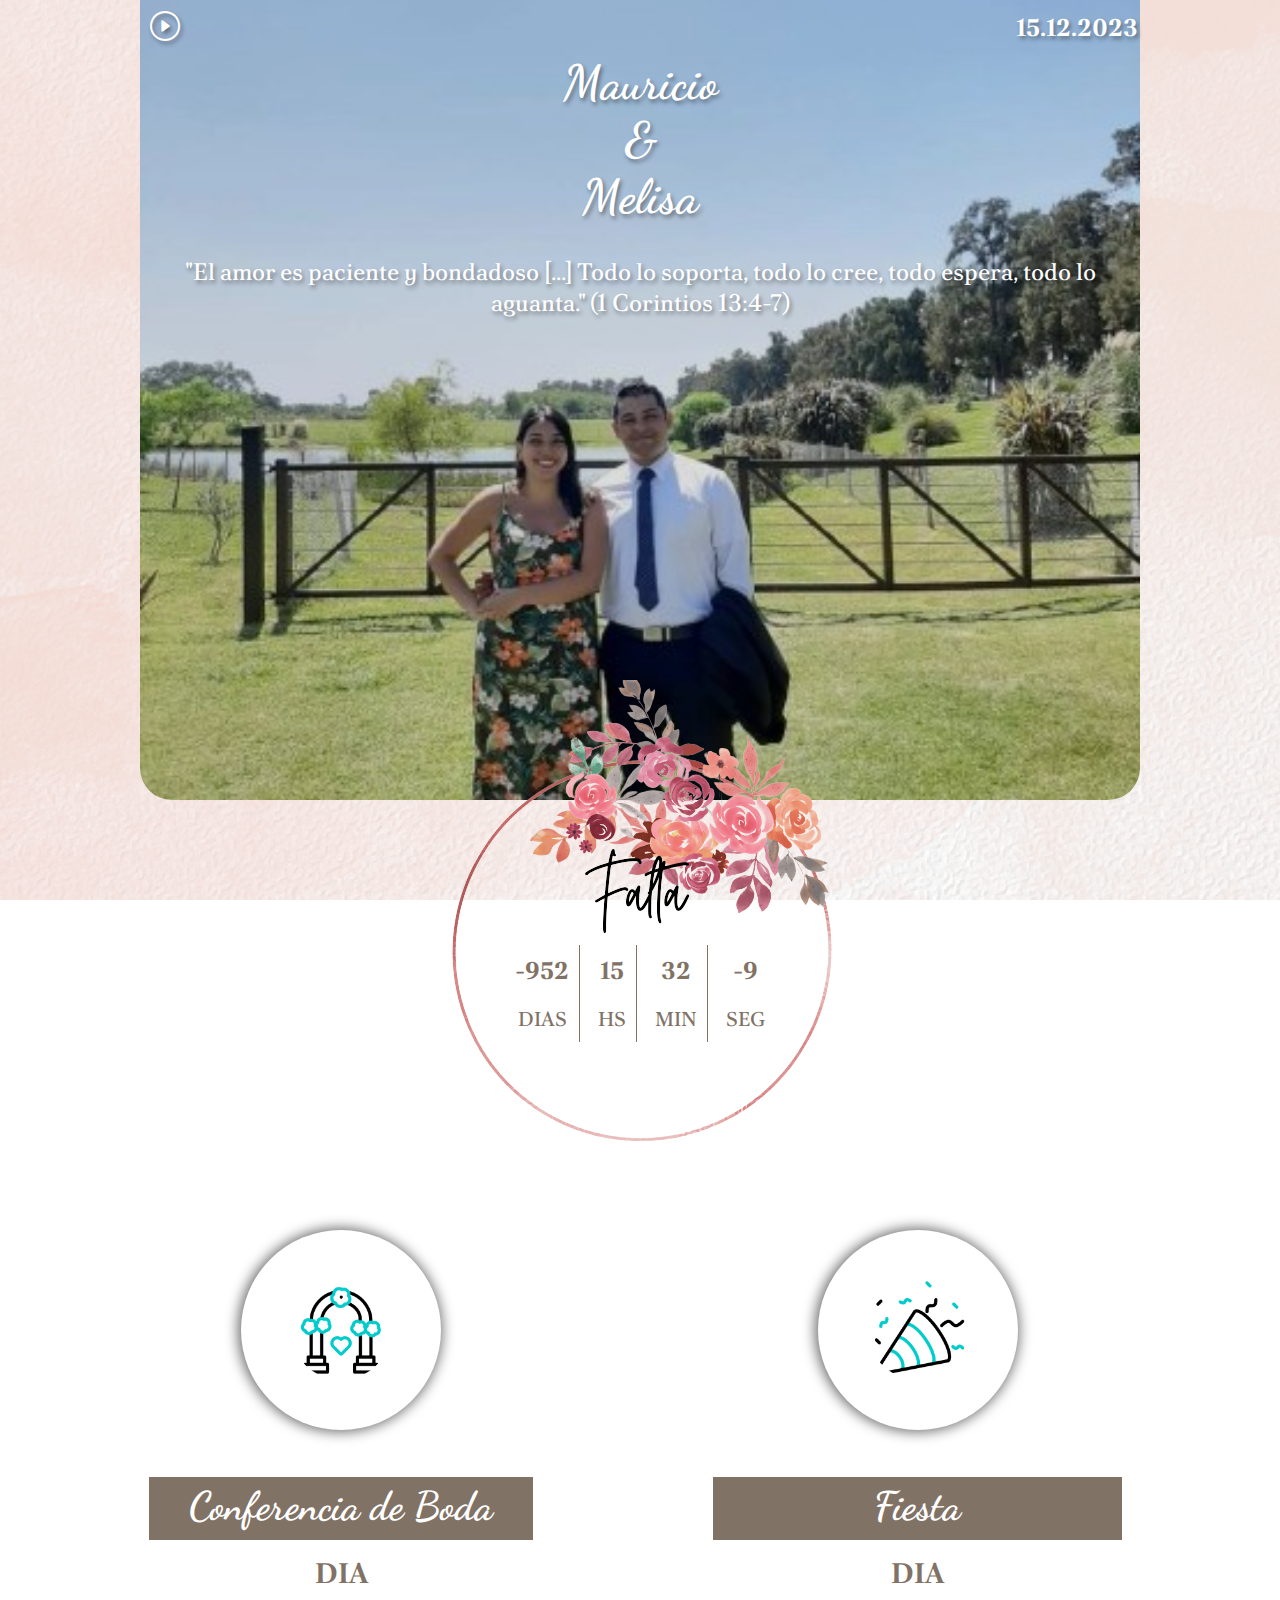
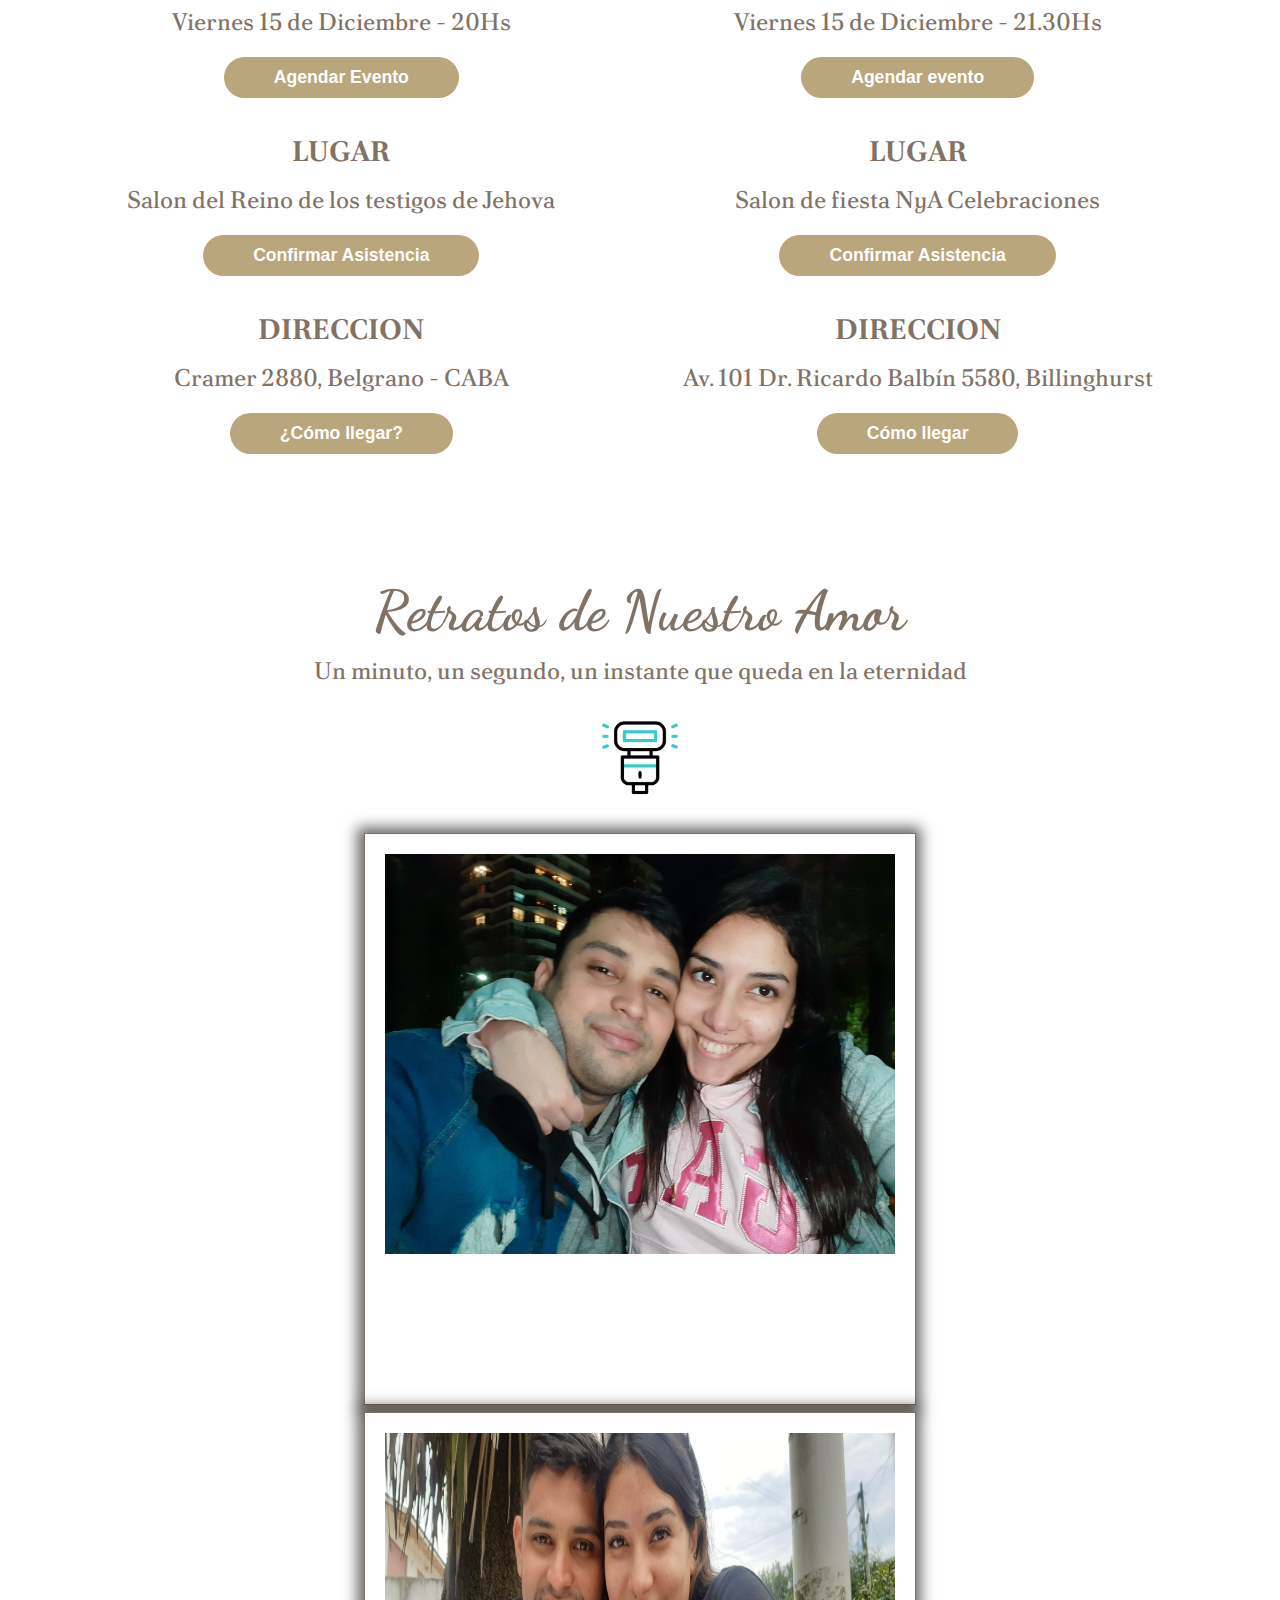
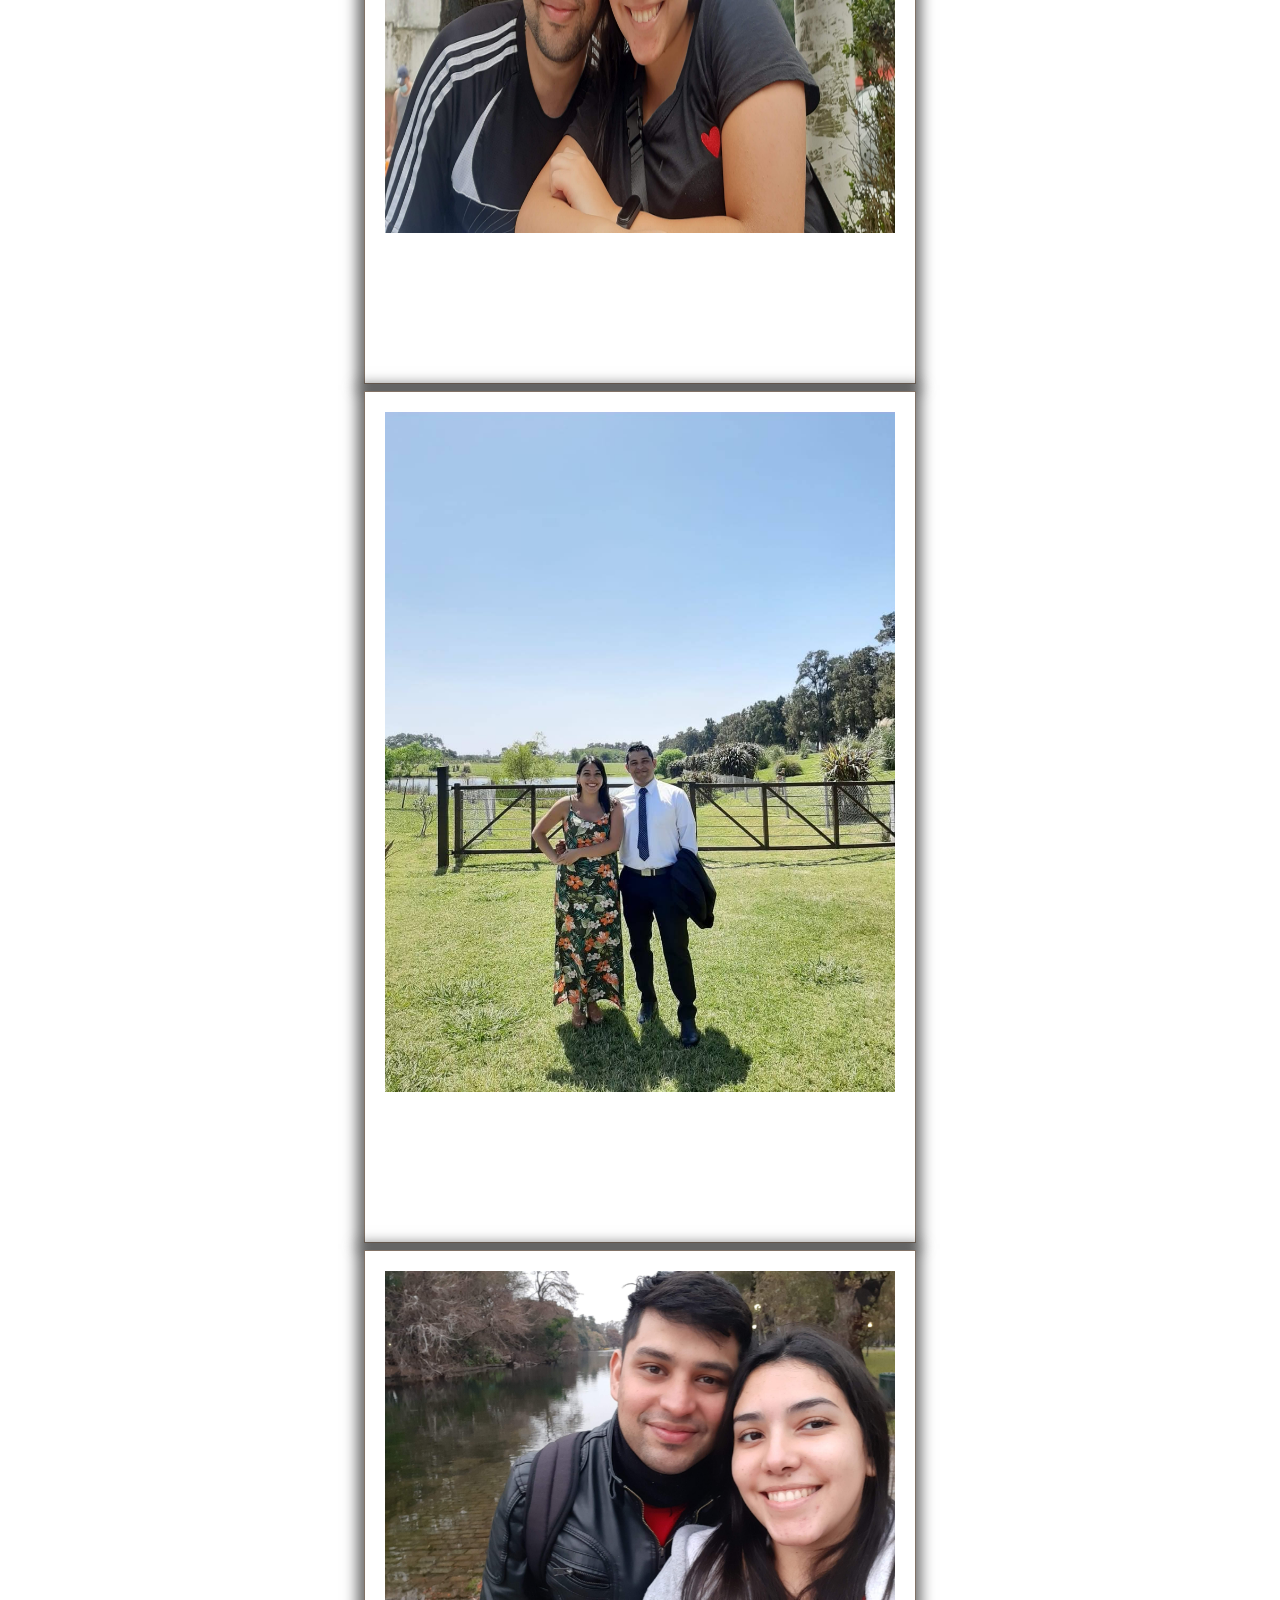
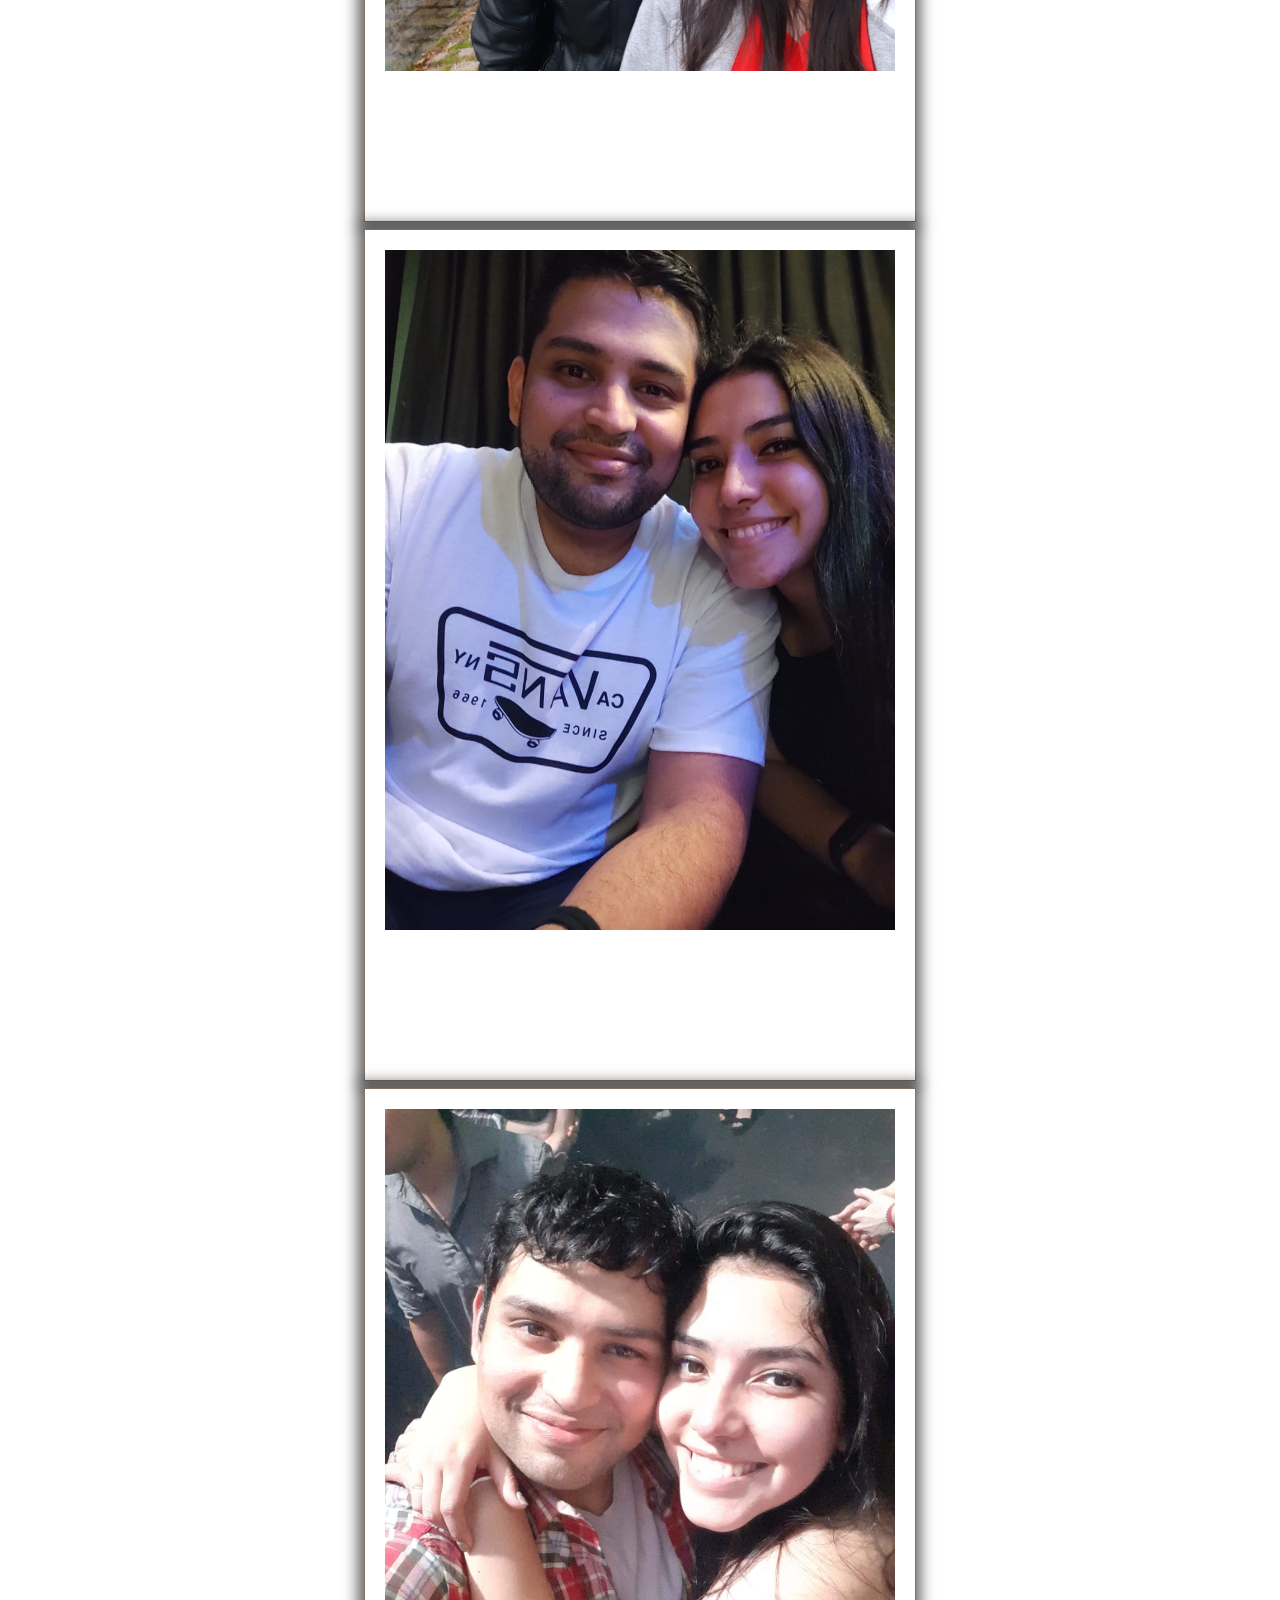
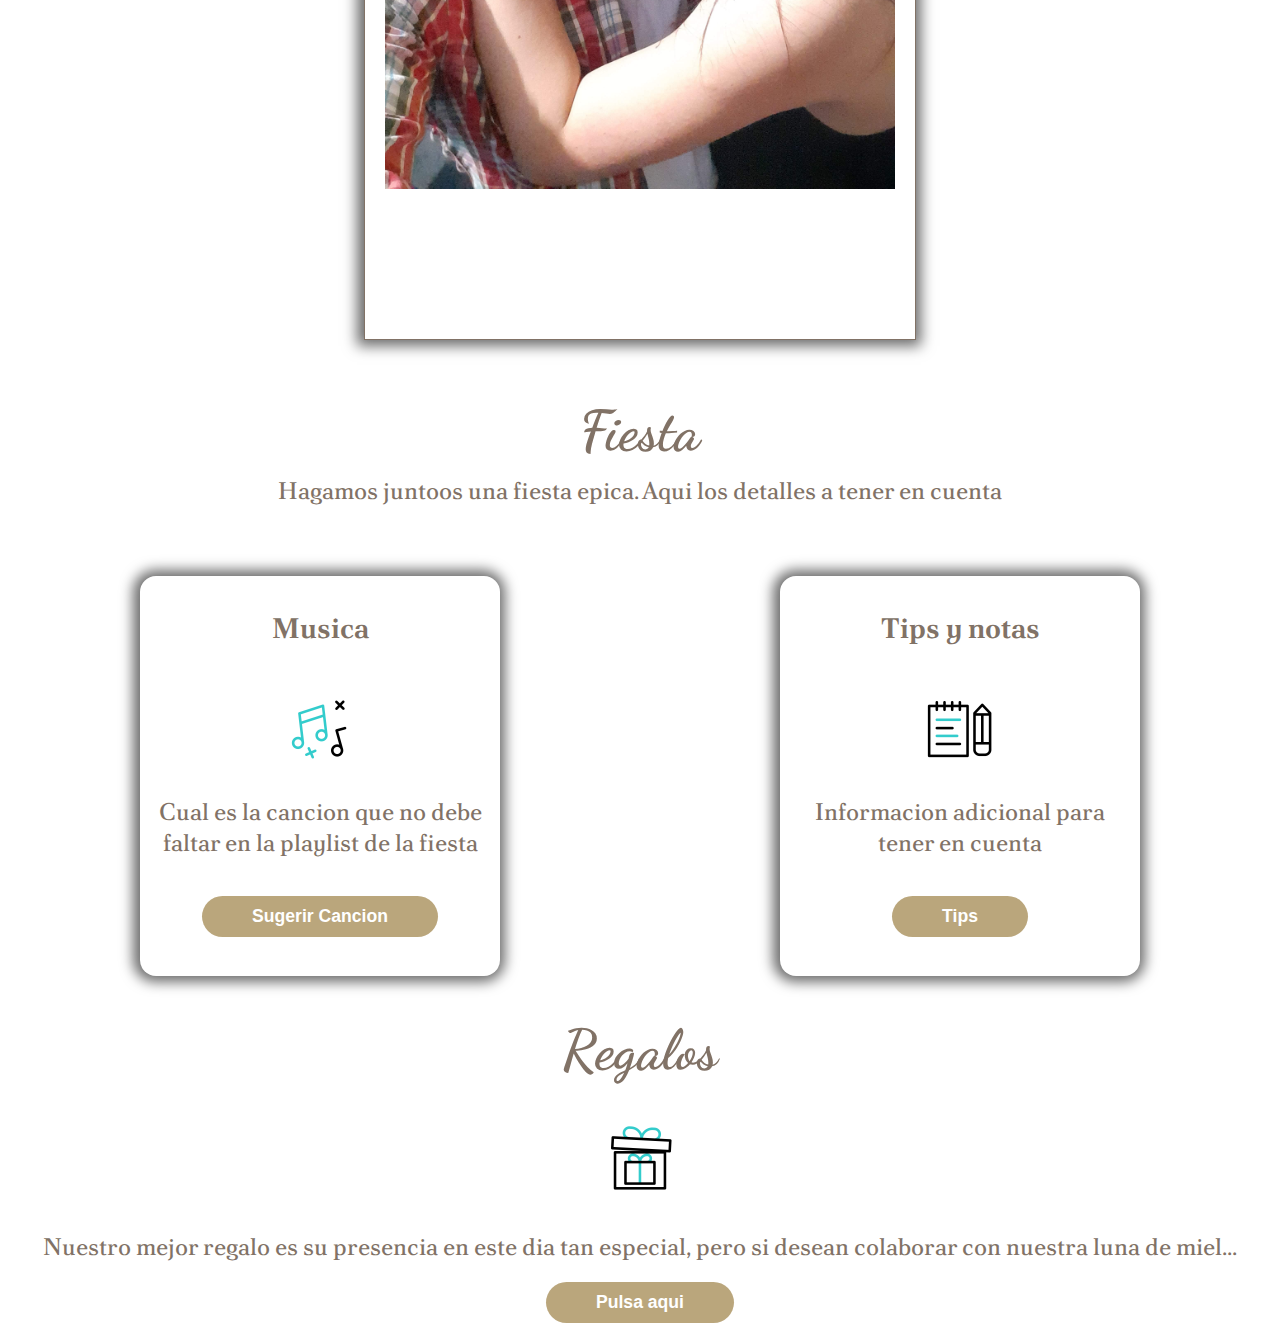
<file: index.html>
<!DOCTYPE html>
<html lang="en">
<head>
    <meta charset="UTF-8">
    <meta http-equiv="X-UA-Compatible" content="IE=edge">
    <meta name="viewport" content="width=device-width, initial-scale=1.0">
    <link rel="apple-touch-icon" sizes="180x180" href="img/favicon/apple-touch-icon.png">
    <link rel="icon" type="image/png" sizes="32x32" href="img/favicon/favicon-32x32.png">
    <link rel="icon" type="image/png" sizes="16x16" href="img/favicon/favicon-16x16.png">
    <link rel="manifest" href="img/favicon/site.webmanifest">
    <link rel="stylesheet" href="https://cdn.jsdelivr.net/npm/bootstrap-icons@1.10.4/font/bootstrap-icons.css">
    <link rel="stylesheet" href="./css/style.css">
    <title>Mauricio & Melisa</title>
</head>
<body>
    <audio autoplay loop>
        <source src="Cant help falling in love  Haley Reinhart  Wedding Dance Online Choreography  First Dance.mp3" type="audio/mp3">
    </audio>
    <div class="portada">
        <div> 
            <section class="info-portada">
                <div class="fecha-play">
                    <button id="boton"><i class="bi bi-play-circle"></i></i></button>
                    <p class="fecha">15.12.2023</p>
                </div>
                <h1>Mauricio <br> & <br> Melisa</h1><br>
                <p style="color: white;" class="portada-titulo">"El amor es paciente y bondadoso [...] Todo lo soporta, todo lo cree, todo espera, todo lo aguanta." (1 Corintios 13:4-7)</p>
            </section>
        </div>
    </div>
    <section>
        <div id="countdown">
            <div class="timer">
                <span id="days" class="time"></span>
                <div class="smalltext">DIAS</div>
            </div>
            <div class="timer">
                <span id="hours" class="time"></span>
                <div class="smalltext">HS</div>
            </div>
            <div class="timer">
                <span id="minutes" class="time"></span>
                <div class="smalltext">MIN</div>
            </div>
            <div class="timer-ultimo"> 
                <span id="seconds" class="time"></span>
                <div class="smalltext">SEG</div>
            </div>
            
        </div>
</section>
<section class="informacion-boda">
    <section>
        <img src="./img/boda.gif" alt="" class="fiesta-confeti"><br>
        <h2>Conferencia de Boda</h2>
        <div>
            <h3>DIA</h3>
            <p>Viernes 15 de Diciembre - 20Hs</p>
            <button id="btn-agendar-conferencia" class="botones"><a target="_blank" href="https://calendar.google.com/calendar/event?action=TEMPLATE&amp;tmeid=NXByZzNwcmw0Mmg5MzF2ZmVpamcyNGk4Y3MgbWF1cm9sb3JlczE5OTJAbQ&amp;tmsrc=maurolores1992%40gmail.com" class="enlaceAgendar">Agendar Evento</a></button>
        </div>
        <div>
            <h3>LUGAR</h3>
            <p>Salon del Reino de los testigos de Jehova </p>
            <button id="open-form-btn4" class="botones">Confirmar Asistencia</button>
        </div> 
        <div id="form-modal4" class="modal modal-cancion">
            <div class="modal-content">
                <h4>Confirmar asistencia</h4>
                <form action="php/asistenciaCeremonia.php" method="post" class="form" id="form">
                    <span class="close4"></span>
                    <input type="text" id="nombreyapellido" class="form-input " name="nombreyapellido" placeholder="Ingrese su nombre completo">  <br>
                    <button type="submit"  class="botones">Enviar</button>
                </form>
            </div>
        </div>
        <div>
            <h3>DIRECCION</h3>
            <p>Cramer 2880, Belgrano - CABA</p>
            <button onclick="openMapsConferencia()"  class="botones">¿Cómo llegar?</button>
        </div>
    </section>
    <section class="conferenciaDeBoda">
        <img src="./img/fiesta.gif" alt="" class="fiesta-confeti"><br>
        <h2>Fiesta</h2>
        <div>
            <h3>DIA</h3>
            <p>Viernes 15 de Diciembre - 21.30Hs</p>
            <button id="btn-agendar"  class="botones"><a target="_blank" href="https://calendar.google.com/calendar/event?action=TEMPLATE&amp;tmeid=NzBpZDAyMmtjOTI0cXRocHRnamRrNzFjZjIgbWF1cm9sb3JlczE5OTJAbQ&amp;tmsrc=maurolores1992%40gmail.com" class="enlaceAgendar">Agendar evento</a></button>
        </div>
        <div>
            <h3>LUGAR</h3>
            <p>Salon de fiesta NyA Celebraciones </p>
            <button id="open-form-btn5" class="botones">Confirmar Asistencia</button>
        </div> 
        <div id="form-modal5" class="modal modal-cancion">
            <div class="modal-content">
                <h4>Confirmar asistencia</h4>
                <form action="php/asistenciaCeremonia.php" method="post" class="form" id="form">
                    <span class="close5"></span>
                    <input type="text" id="NombreApellido" class="form-input " name="nombre" placeholder="Ingrese su nombre completo">  <br>
                    <input type="text" id="codigo-input" class="form-input " name="codigo" placeholder="Ingrese su codigo de confirmacion" oninput="verificarCodigo(this.value)"> 
                    <span id="codigo-icon" class="icon"></span>  <br>
                    <input type="text" id="datoImportante" class="form-input " name="datoImportante" placeholder="Ingrese algun dato importante. Ej: Soy vegetariano">  <br>
                    <button type="submit" class="botones">Enviar</button>
                </form>
            </div>
        </div>
        <div>
            <h3>DIRECCION</h3>
            <p>Av. 101 Dr. Ricardo Balbín 5580, Billinghurst</p>
            <button onclick="openMapsFiesta()" class="botones">Cómo llegar</button>
        </div>
    </section>
</section>
<section><br><br><br>
    <h4>Retratos de Nuestro Amor</h4>
    <p>Un minuto, un segundo, un instante que queda en la eternidad</p>
    <img src="./img/destello.gif" alt="" class="imagen-animacion">
    <section class="slider">
        <div class="slideshow-container">
            <img src="img/2.jpg" alt="Imagen del slider gamer" class="img-slides mySlides fade">
            <img src="img/3.jpg" alt="Imagen del slider gamer" class="img-slides mySlides fade">
            <img src="img/4.jpg" alt="Imagen del slider gamer" class="img-slides mySlides fade">
            <img src="img/1.jpg" alt="Imagen del slider gamer" class="img-slides mySlides fade">
            <img src="img/5.jpg" alt="Imagen del slider gamer" class="img-slides mySlides fade">
            <img src="img/6.jpg" alt="Imagen del slider gamer" class="img-slides mySlides fade">
        </div>
    </section>
</section>
<section>
    <h4>Fiesta</h4>
    <p>Hagamos juntoos una fiesta epica. Aqui los detalles a tener en cuenta</p>
    <div class="contenedor-tarjeta-fiesta">
        <div class="tarjeta-fiesta">
            <h3>Musica</h3>
            <img src="img/musica.gif" alt="" style="width: 80px; margin: 10px;">
            <p>Cual es la cancion que no debe faltar en la playlist de la fiesta</p>
            <button id="open-form-btn3" class="botones">Sugerir Cancion</button>
        </div>
        <div id="form-modal3" class="modal modal-cancion">
            <div class="modal-content">
                <h4>Sugerir Cancion</h4>
                <form action="php/enviarmensajefiesta.php" method="post" class="form" id="form">
                    <span class="close3"></span>
                    <input type="text" id="nombre" class="form-input " name="nombre" placeholder="Escriba su nombre" required>  <br>
                    <input type="text" id="cancion" class="form-input " name="cancion" placeholder="Nombre de la cancion y autor" required>  <br>
                    <input type="text" id="link" class="form-input " name="link" placeholder="Link de youtube o spotify">  <br>
                    <button type="submit" class="botones">Enviar</button>
                </form>
            </div>
        </div>
        <div class="tarjeta-fiesta">
            <h3>Tips y notas</h3>
            <img src="img/cuaderno.gif" alt="" style="width: 80px; margin: 10px;">
            <p>Informacion adicional para tener en cuenta</p>
            <button id="open-info-btn" class="botones">Tips</button>
        </div>
        <!-- Modal -->
        <div id="info-modal" class="modal">
            <div class="modal-content">
                <span class="close1"></span>
                <h4>Información de interés</h4>
                <p><i class="bi bi-star-fill"></i> Adoramos a sus hijos, pero creemos que necesitan una noche libre. Niños: dulces sueños. Adultos: Busques sus zapatos de baile</p>
                <p><i class="bi bi-star-fill"></i>Les dejamos una mejor ruta para llegar al salon de fiestas <a href="">google maps</a></p>
            </div>
        </div>
    </div>
</section>
    <h4>Regalos</h4>
    <img src="img/regalo.gif" alt="" style="width: 80px; margin: 25px;">
    <p>Nuestro mejor regalo es su presencia en este dia tan especial, pero si desean colaborar con nuestra luna de miel...</p>
    <button onclick="window.location.href = 'ENLACE_DE_PAGO_DE_MERCADOLIBRE'" class="botones">Pulsa aqui</button>
<script src="https://apis.google.com/js/api.js"></script>
<script src="./js/main.js"></script>
</body>
</html>
</file>
<file: css/style.css>
@import url('https://fonts.googleapis.com/css2?family=Dancing+Script:wght@400;500;600;700&family=Roboto:ital,wght@0,400;0,500;0,700;1,700&display=swap');
@import url('https://fonts.googleapis.com/css2?family=Poltawski+Nowy:ital,wght@0,400;0,500;0,600;0,700;1,400;1,500;1,600;1,700&display=swap');
@import url('https://fonts.googleapis.com/css2?family=Abril+Fatface&display=swap');

* {
    margin: 0;
    padding: 0;
}

body {
    background:url(../img/fondo-invitacion.png);
    background-position: center;
    background-attachment: fixed;
    text-align: center;
    color: #817266;
    font-size: 1.5rem;
    font-family: 'Poltawski Nowy', serif;
    height: 100%;
    margin-top: -30px;
    overflow-x: hidden;
    background-repeat:repeat;
}

h1 {
    color: #ffffff;
    font-size: 3rem;
    font-family: 'Dancing Script', cursive;
    font-weight: bold;
    text-shadow: 2px 3px 4px rgba(0,0,0,0.4);
}

h2 {
    font-family: 'Dancing Script', cursive;
    font-size: 40px;
    color: #fff;
    background-color: #817266;
    display: inline-block;
    position: relative;
    min-width: 70%;
    padding: 10px 40px;
    padding-top: 5px;
} 

h3 {
    margin: 15px;
    font-weight: bold;
}

h4 {
    font-family: 'Dancing Script', cursive;
    font-size: 3.5rem;
    margin: 10px;
}

/* Portada principal */
.portada {
    background-image:url(../img/77.png);
    background-size: cover;
    background-position: center;
    height: 800px;
    
}
@media screen and (max-width: 1000px) {
    .portada {
        background-attachment: fixed;
    }
}

@media screen and (min-width: 1000px) {
    .portada {
        width: 1000px;
        margin: 0 auto;
        background-position: center;
        border-bottom-left-radius: 2rem;
        border-bottom-right-radius: 2rem;
    }
}

.info-portada {
    text-align: center;
    margin: 30px 0px;
    font-size: 1.5rem;
    
}

.fecha-play {
    display: flex;
    align-items: center;
    flex-wrap: wrap;
    justify-content: center;
}

.fecha {
    font-weight: bold;
    padding: 4px 12px;
    width: max-content;
    margin: 0 auto;
    color: white;
    text-shadow: 2px 3px 4px rgba(0,0,0,0.4);
    margin-right: -10px;
}

.portada-titulo {
    text-shadow: 2px 3px 4px rgba(0,0,0,0.4);
}

#boton {
    border-radius: 3rem;
    padding: 10px;
    background-color: transparent;
    font-size: 30px;
    border: none;
    color: white;
    text-shadow: 2px 3px 4px rgba(0,0,0,0.4);
}

/* contador */
#countdown {
    background:url(../img/cuentaregresiva.png);
    background-repeat: no-repeat;
    background-position: center;
    width: 100%;
    height: 500px;
    display: flex;
    align-items: center;
    flex-wrap: wrap;
    justify-content: center;
    position:absolute;
    top:680px;
}

.timer {
    display: flex;
    flex-direction: column;
    align-items: center;
    margin: 4px;
    font-size: 20px;
    border-right: solid 1px;
    margin-top: 130px;
}

.timer-ultimo {
    display: flex;
    flex-direction: column;
    align-items: center;
    margin: 4px;
    font-size: 20px;
    margin-top: 130px;
}

.timer .label {
    font-size: 14px;
}

.time {
    padding: 10px;
    font-size: 1.5rem;
    font-weight: bold;
}

.smalltext {
    padding: 10px;
}

/* informacion boda y fiesta */

.informacion-boda {
    display: flex;
    flex-wrap: wrap;
    justify-content: space-evenly;
    align-items: center;
    margin-top: 350px;
}

.fiesta-confeti {
    width: 100px;
    margin: 80px 0 40px 0;
    padding: 50px;
    border-radius: 7rem;
    background-color: #fff;
    -webkit-box-shadow: -1px 0px 13px 6px rgba(0,0,0,0.58);
    -moz-box-shadow: -1px 0px 13px 6px rgba(0,0,0,0.58);
    box-shadow: -1px 0px 13px 2px rgba(0,0,0,0.58);
}

.botones {
    color: #fff;
    background-color: #BAA67C;
    border-radius: 2rem;
    margin: 20px;
    padding: 10px 50px;
    font-size: 1.1rem;
    font-weight: bold;
    transition: 1s;
    cursor: pointer;
    border: none;
}

.enlaceAgendar {
    text-decoration: none;
    color: #fff;
}

.botones:hover {
    background-color: #817266;
    cursor: pointer;
    -webkit-box-shadow: 0px 1px 17px 1px rgba(186,166,124,1);
-moz-box-shadow: 0px 1px 17px 1px rgba(186,166,124,1);
box-shadow: 0px 1px 17px 1px rgba(186,166,124,1);
}

/* SLIDER */
.imagen-animacion {
    width: 100px;
    margin: 20px;
    }

.slider {
    display: flex;
    flex-wrap: wrap;
    justify-content: space-between;
    align-items: center;
}

.slideshow-container{
    max-width: 600px;
    position:relative;
    margin:auto;
    padding: 0 0 40px 0;
    }

.mySlides, .mySlides2{
    padding: 20px 20px 150px 20px;
    border: solid 1px;
    background-color: #fff;
    box-shadow: -1px 0px 13px 6px rgba(0,0,0,0.58);
    width: 85%;
    min-height: 400px;
    margin: 0 auto;
    
    }

/* Tarjetas FIESTA */
.contenedor-tarjeta-fiesta {
    display: flex;
    flex-wrap: wrap;
    justify-content: space-around;
    align-items: center;
    margin-top: 40px;
}

.tarjeta-fiesta {
    width: 340px;
    height: 380px;
    margin: 30px;
    padding: 10px;
    border-radius: 1rem;
    -webkit-box-shadow: -1px 0px 13px 6px rgba(0,0,0,0.58);
    -moz-box-shadow: -1px 0px 13px 6px rgba(0,0,0,0.58);
    box-shadow: -1px 0px 13px 6px rgba(0,0,0,0.58);
    display: flex;
    flex-direction: column;
    justify-content: space-around;
    align-items: center;
    background-color: #fff;
}

/* modal y formulario */
    .modal {
    display: none;
    position: fixed;
    z-index: 1;
    left: 0;
    top: 0;
    width: 100%;
    height: 100%;
    overflow: auto;
    background-color: rgba(255, 255, 255, 0.644);
    
}

.modal-content {
    background-color: white;
    margin: 10% auto;
    padding: 20px;
    border: 1px solid #888;
    width: 80%;
    max-width: 600px;
    border-radius: 1rem;
    -webkit-box-shadow: -1px 0px 13px 6px rgba(0,0,0,0.58);
    -moz-box-shadow: -1px 0px 13px 6px rgba(0,0,0,0.58);
    box-shadow: -1px 0px 13px 6px rgba(0,0,0,0.58);
}

.close {
    position: absolute;
    top: 10px;
    right: 20px;
    font-size: 28px;
    font-weight: bold;
    color: #888;
    cursor: pointer;
}

.close:hover,
.close:focus {
    color: #000;
    text-decoration: none;
    cursor: pointer;
}

.form-input {
    background-color: transparent;
    border-radius: 1rem;
    padding: 10px;
    margin: 10px;
    width: 60%;
}

.close {
    position: absolute;
    top: 10px;
    right: 20px;
    font-size: 28px;
    font-weight: bold;
    color: #888;
    cursor: pointer;
}

.close:hover,
.close:focus {
    color: #000;
    text-decoration: none;
    cursor: pointer;
}

/* check para codigos de confirmacion */
.icon {
    display: inline-block;
    width: 20px;
    height: 20px;
}

.icon-check::before {
    content: "\2714";
    color: green;
}

.icon-x::before {
    content: "\2716";
    color: red;
}

#codigo-input {
    margin-left: 35px;
}
</file>
